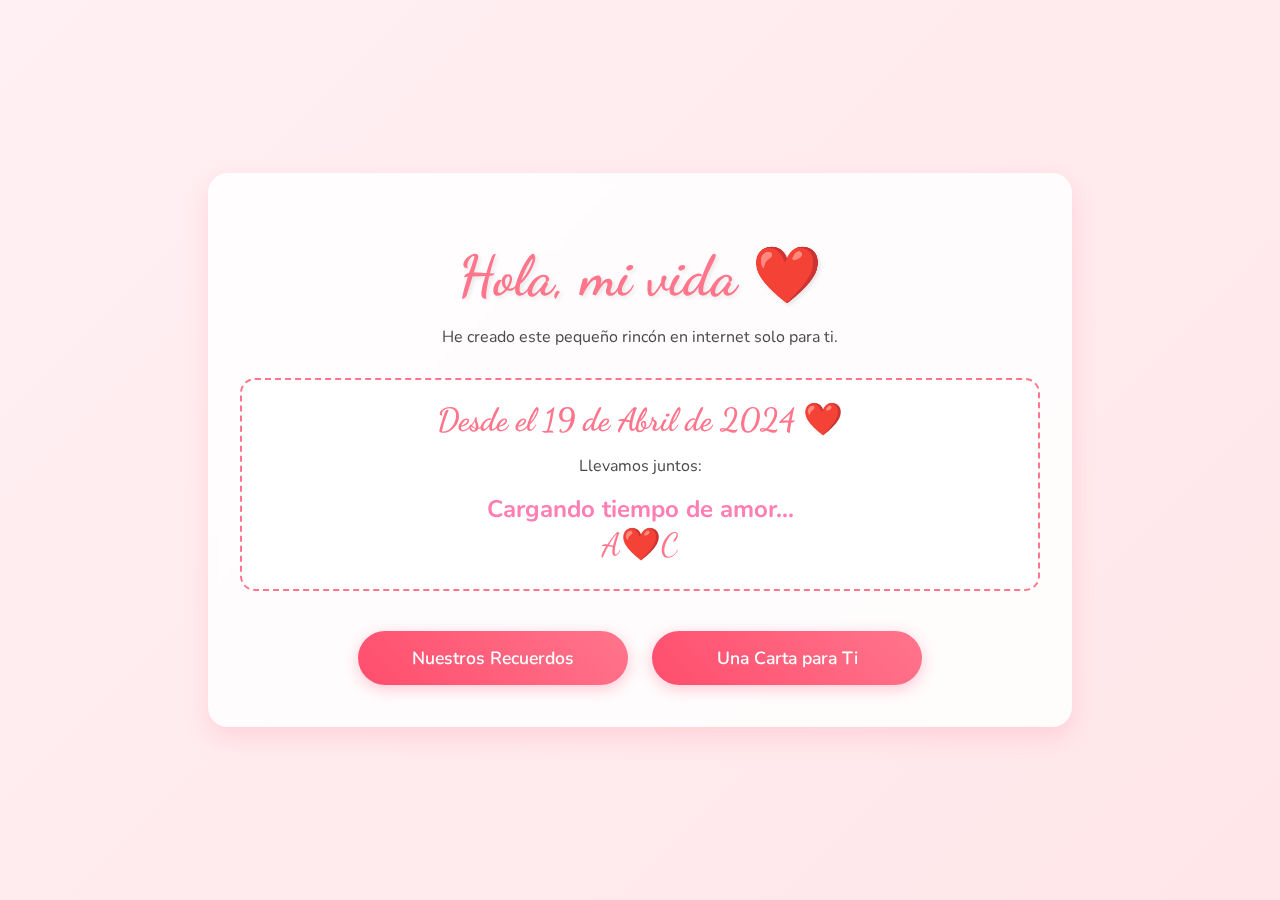
<file: index.html>
<!DOCTYPE html>
<html lang="es">
<head>
    <meta charset="UTF-8">
    <meta name="viewport" content="width=device-width, initial-scale=1.0">
    <title>Para ti, mi amor</title>
    <link rel="stylesheet" href="css/style.css">
    <link href="https://fonts.googleapis.com/css2?family=Dancing+Script:wght@700&family=Nunito:wght@300;600&display=swap" rel="stylesheet">
</head>
<body>
    <div id="hearts-container"></div>

    <div class="container main-container">
        <h1 class="fade-in">Hola, mi vida ❤️</h1>
        <p class="subtitle fade-in">He creado este pequeño rincón en internet solo para ti.</p>

        <div class="timer-box fade-in">
            <h3 class="date-title">Desde el 19 de Abril de 2024 ❤️</h3>

            <p>Llevamos juntos:</p>
            <div id="timer">Cargando tiempo de amor...</div>
            <p class="date-title">A❤️C</p>
        </div>

        <div class="nav-links fade-in">
            <a href="pages/gallery.html" class="btn">Nuestros Recuerdos</a>
            <a href="pages/letter.html" class="btn">Una Carta para Ti</a>
        </div>
    </div>

    <script src="js/script.js"></script>
</body>
</html>
</file>
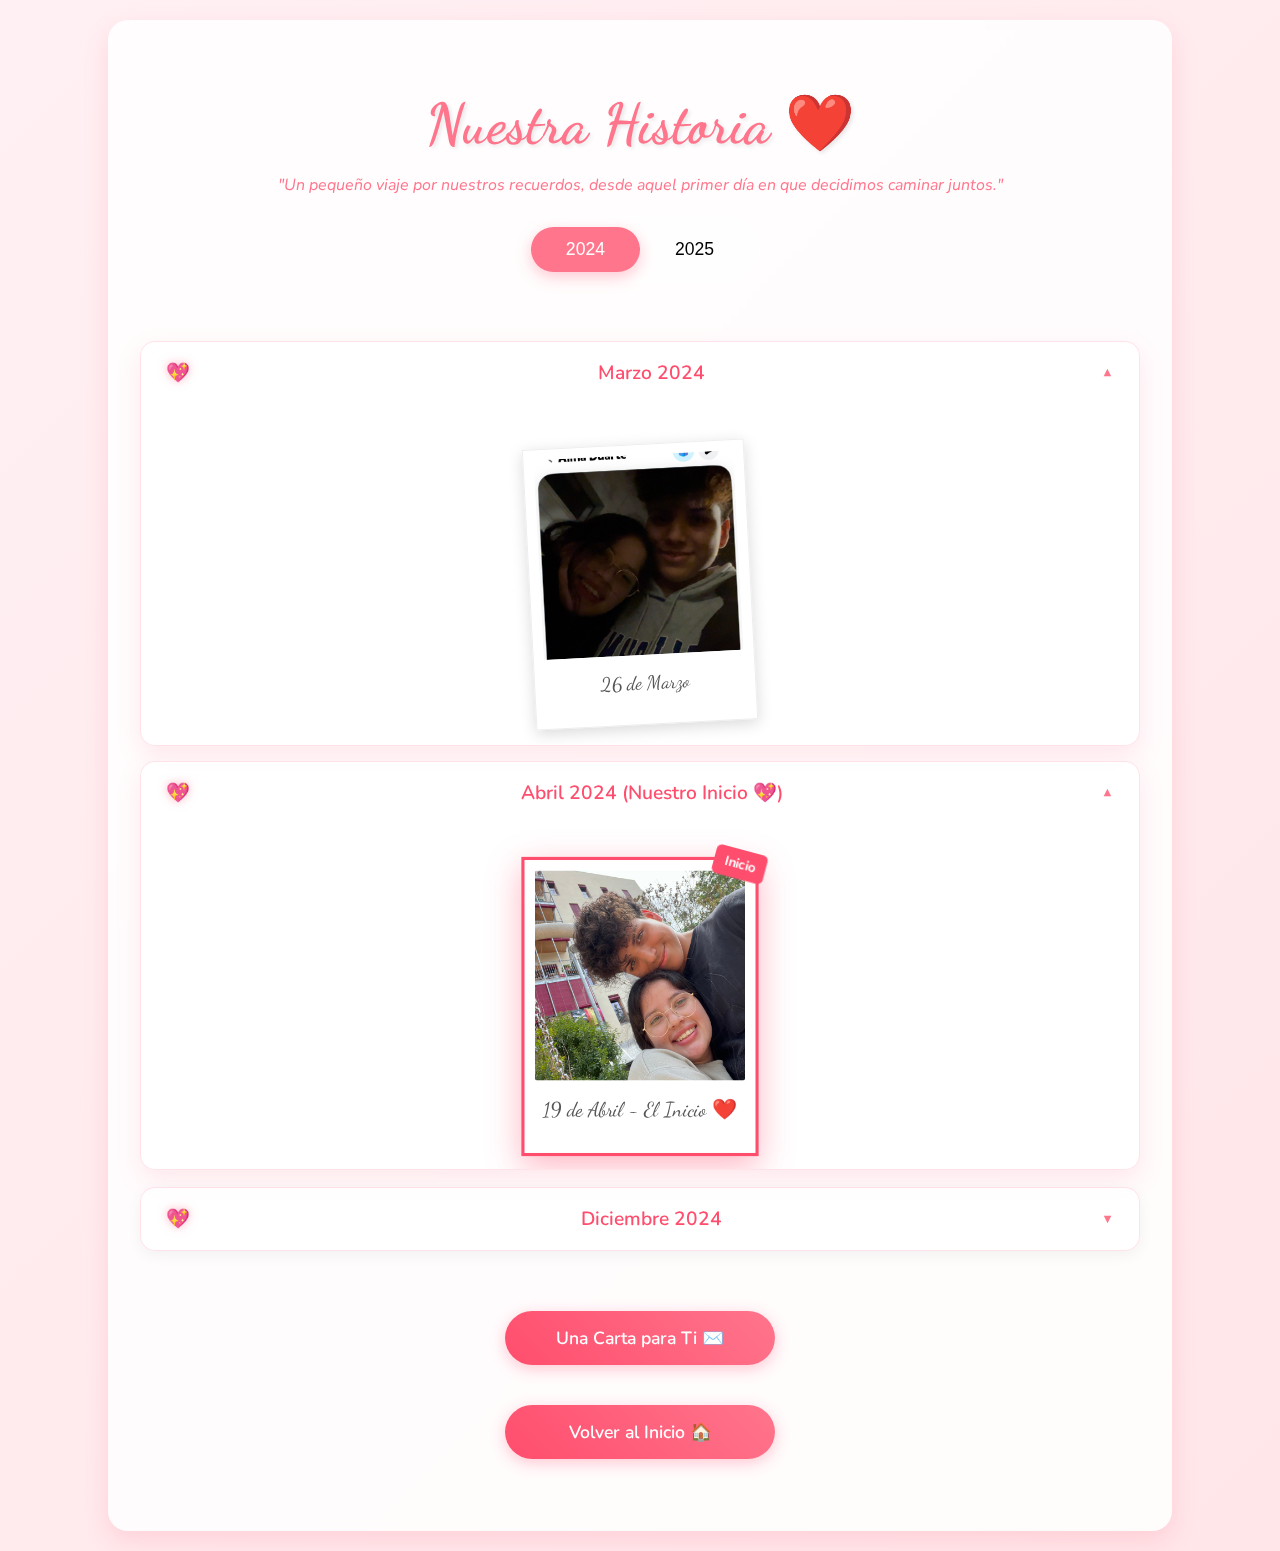
<file: pages/gallery.html>
<!DOCTYPE html>
<html lang="es">
<head>
    <meta charset="UTF-8">
    <meta name="viewport" content="width=device-width, initial-scale=1.0">
    <title>Nuestra Historia - Galería</title>
    <link rel="stylesheet" href="../css/style.css">
    <link href="https://fonts.googleapis.com/css2?family=Dancing+Script:wght@700&family=Nunito:wght@300;600&display=swap" rel="stylesheet">
</head>
<body>
    <div id="hearts-container"></div>

    <div class="container gallery-container">
        <h1 class="fade-in">Nuestra Historia ❤️</h1>
        <p class="fade-in" style="font-style: italic; color: #ff758c; margin-bottom: 20px;">
            "Un pequeño viaje por nuestros recuerdos, desde aquel primer día en que decidimos caminar juntos."
        </p>

        <div style="text-align: center; margin-bottom: 30px;">
            <div class="timeline-nav fade-in">
                <button class="year-btn active" onclick="showYear('2024', event)">2024</button>
                <button class="year-btn" onclick="showYear('2025', event)">2025</button>
            </div>
        </div>

        <div id="year-2024" class="year-section active-year">

            <details open>
                <summary>Marzo 2024</summary>
                <div class="gallery-grid">
                    <div class="polaroid"><img src="../img/26%20de%20marzo%20de%202024.PNG" alt=""><div class="caption">26 de Marzo</div></div>
                </div>
            </details>

            <details open>
                <summary>Abril 2024 (Nuestro Inicio 💖)</summary>
                <div class="gallery-grid">
                    <div class="polaroid special-date">
                        <div class="ribbon">Inicio</div>
                        <img src="../img/19%20de%20abril%20de%202024.jpg" alt="19 de Abril">
                        <div class="caption">19 de Abril - El Inicio ❤️</div>
                    </div>
                </div>
            </details>

            <details>
                <summary>Diciembre 2024</summary>
                <div class="gallery-grid">
                    <div class="polaroid"><img src="../img/21%20de%20diciembre%20de%202024.jpg" alt=""><div class="caption">21 de Diciembre</div></div>
                    <div class="polaroid"><img src="../img/29%20de%20diciembre%20de%202024%20(2).jpg" alt=""><div class="caption">29 de Diciembre</div></div>
                    <div class="polaroid"><img src="../img/29%20de%20diciembre%20de%202024%20(3).jpg" alt=""><div class="caption">29 de Diciembre</div></div>
                    <div class="polaroid"><img src="../img/29%20de%20diciembre%20de%202024.jpg" alt=""><div class="caption">29 de Diciembre</div></div>
                </div>
            </details>
        </div>

        <div id="year-2025" class="year-section">

            <details open>
                <summary>Enero - Marzo 2025</summary>
                <div class="gallery-grid">
                    <div class="polaroid"><img src="../img/31%20de%20enero%20de%202025.jpg" alt=""><div class="caption">31 de Enero</div></div>
                    <div class="polaroid"><img src="../img/18%20de%20marzo%20de%202025.jpg" alt=""><div class="caption">18 de Marzo</div></div>
                </div>
            </details>

            <details open>
                <summary>Abril - Mayo 2025 🌸</summary>
                <div class="gallery-grid">

                    <div class="polaroid">
                        <img src="../img/17%20de%20abril%20de%202025.jpg" alt="17 de Abril">
                        <div class="caption">17 de Abril ✨</div>
                    </div>

                    <div class="polaroid">
                        <img src="../img/18%20de%20abril%20de%202025.jpg" alt="18 de Abril">
                        <div class="caption">18 de Abril 📸</div>
                    </div>

                    <div class="polaroid video-box">
                        <video controls>
                            <source src="../img/18%20de%20abril%20de%202025%20video.mp4" type="video/mp4">
                            Tu navegador no soporta video.
                        </video>
                        <div class="caption">Momentos del 18 🎬</div>
                    </div>

                    <div class="polaroid special-date">
                        <div class="ribbon">1 Año</div>
                        <img src="../img/Aniversario.jpg" alt="Aniversario">
                        <div class="caption">19 de Abril: Nuestro Primer Año ❤️</div>
                    </div>

                    <div class="polaroid"><img src="../img/27%20de%20abril%20de%202025.jpg" alt=""><div class="caption">27 de Abril</div></div>
                    <div class="polaroid"><img src="../img/3%20de%20mayo%20de%202025.JPG" alt=""><div class="caption">3 de Mayo</div></div>
                    <div class="polaroid"><img src="../img/24%20de%20mayo%20de%202025.jpg" alt=""><div class="caption">24 de Mayo</div></div>
                </div>
            </details>

            <details>
                <summary>Junio - Julio 2025</summary>
                <div class="gallery-grid">
                    <div class="polaroid"><img src="../img/20%20de%20junio%20de%202025.jpeg" alt=""><div class="caption">20 de Junio</div></div>
                    <div class="polaroid"><img src="../img/29%20de%20junio%20de%202025.jpg" alt=""><div class="caption">29 de Junio</div></div>
                    <div class="polaroid"><img src="../img/26%20de%20julio%20de%202025.jpg" alt=""><div class="caption">26 de Julio</div></div>
                    <div class="polaroid"><img src="../img/27%20de%20julio%20de%202025.jpg" alt=""><div class="caption">27 de Julio</div></div>
                </div>
            </details>

            <details>
                <summary>Agosto 2025</summary>
                <div class="gallery-grid">
                    <div class="polaroid"><img src="../img/12%20de%20agosto%20de%202025.jpg" alt=""><div class="caption">12 de Agosto</div></div>
                    <div class="polaroid"><img src="../img/26%20de%20agosto%20de%202025.jpg" alt=""><div class="caption">26 de Agosto</div></div>
                </div>
            </details>

            <details>
                <summary>Octubre - Diciembre 2025</summary>
                <div class="gallery-grid">
                    <div class="polaroid"><img src="../img/19%20de%20octubre%20de%202025.jpg" alt=""><div class="caption">19 de Octubre</div></div>
                    <div class="polaroid"><img src="../img/15%20de%20noviembre%20de%202025.jpg" alt=""><div class="caption">15 de Noviembre</div></div>
                    <div class="polaroid special-end">
                        <img src="../img/6%20de%20diciembre%20de%202025.jpg" alt="">
                        <div class="caption">6 de Diciembre 🎄</div>
                    </div>
                </div>
            </details>
        </div>

        <div class="gallery-footer-btns" style="margin-top: 50px; margin-bottom: 30px; display: flex; flex-direction: column; align-items: center; gap: 20px;">

            <a href="letter.html" class="btn">Una Carta para Ti ✉️</a>

            <a href="../index.html" class="btn">Volver al Inicio 🏠</a>

        </div>
    </div>

    <script src="../js/script.js"></script>
</body>
</html>
</file>
<file: css/style.css>
/* style.css */
:root {
    --primary-color: #ff758c;
    --secondary-color: #ff7eb3;
    --bg-color: #fff0f3;
    --text-color: #4a4a4a;
    --white: #ffffff;
}

body {
    margin: 0;
    padding: 0;
    font-family: 'Nunito', sans-serif;
    background: linear-gradient(135deg, var(--bg-color), #ffe6e9);
    color: var(--text-color);
    min-height: 100vh;
    overflow-x: hidden;
    display: flex;
    flex-direction: column;
    align-items: center;
    justify-content: center;
}

h1, h2 {
    font-family: 'Dancing Script', cursive;
    color: var(--primary-color);
    font-size: 3.5rem;
    margin-bottom: 10px;
    text-shadow: 2px 2px 4px rgba(0,0,0,0.1);
}

.container {
    text-align: center;
    background: rgba(255, 255, 255, 0.85);
    padding: 2rem;
    border-radius: 20px;
    box-shadow: 0 10px 25px rgba(255, 117, 140, 0.2);
    max-width: 800px;
    width: 90%;
    z-index: 10;
    position: relative;
    backdrop-filter: blur(5px);
}

/* Botones bonitos */
.btn {
    display: inline-block;
    margin: 10px;
    padding: 12px 30px;
    background: linear-gradient(45deg, var(--primary-color), var(--secondary-color));
    color: var(--white);
    text-decoration: none;
    border-radius: 50px;
    font-weight: bold;
    transition: transform 0.3s ease, box-shadow 0.3s ease;
}

.btn:hover {
    transform: translateY(-3px) scale(1.05);
    box-shadow: 0 10px 20px rgba(255, 117, 140, 0.4);
}

/* Estilos del Temporizador */
.timer-box {
    margin: 30px 0;
    padding: 20px;
    background: var(--white);
    border-radius: 15px;
    border: 2px dashed var(--primary-color);
}

#timer {
    font-size: 1.5rem;
    font-weight: 700;
    color: var(--secondary-color);
}

/* Galería de Fotos estilo Polaroid */
.gallery-grid {
    display: flex;
    flex-wrap: wrap;
    justify-content: center;
    gap: 20px;
    margin-top: 20px;
}

.polaroid {
    background: white;
    padding: 10px 10px 40px 10px;
    box-shadow: 5px 5px 15px rgba(0,0,0,0.1);
    transform: rotate(-3deg);
    transition: transform 0.3s;
    width: 200px;
}

.polaroid:hover {
    transform: rotate(0deg) scale(1.1);
    z-index: 20;
}

.polaroid img {
    width: 100%;
    height: auto;
    border-radius: 2px;
}

.caption {
    margin-top: 10px;
    font-family: 'Dancing Script', cursive;
    font-size: 1.2rem;
    color: #555;
}

/* Carta */
.letter-content {
    text-align: left;
    line-height: 1.8;
    font-size: 1.1rem;
    max-height: 400px;
    overflow-y: auto;
    padding-right: 10px;
}

/* Animaciones */
.fade-in {
    animation: fadeIn 2s ease-in-out;
}

@keyframes fadeIn {
    from { opacity: 0; transform: translateY(20px); }
    to { opacity: 1; transform: translateY(0); }
}

/* Lluvia de Corazones */
.heart {
    position: fixed;
    top: -10vh;
    font-size: 1.5rem;
    color: var(--primary-color);
    animation: fall linear forwards;
    z-index: 1;
}

@keyframes fall {
    to { transform: translateY(110vh); }
}

.date-title {
    font-family: 'Dancing Script', cursive; /* La misma fuente bonita del título */
    color: var(--primary-color);
    font-size: 2rem;
    margin-bottom: 5px;
    margin-top: 0;
}

/* Ajuste para que la galería sea más ancha que la página principal */
.gallery-container {
    max-width: 1000px; /* Más ancho para las fotos */
    margin: 20px auto;
}

.gallery-grid {
    display: grid;
    /* Esto crea columnas automáticas que se ajustan al tamaño de la pantalla */
    grid-template-columns: repeat(auto-fit, minmax(200px, 1fr));
    gap: 25px;
    padding: 20px;
    justify-items: center;
}

.polaroid {
    background: white;
    padding: 10px 10px 30px 10px; /* Espacio para el texto abajo */
    box-shadow: 0 4px 15px rgba(0,0,0,0.15);
    transition: transform 0.3s ease;
    width: 200px;
    border: 1px solid #eee;
}

.polaroid img {
    width: 100%;
    height: 200px; /* Altura fija para que todas se vean iguales */
    object-fit: cover; /* Ajusta la foto sin deformarla */
    border-radius: 2px;
}

/* Estilo especial para la foto del 19 de Abril */
.special-date {
    border: 3px solid #ff4d6d !important;
    transform: rotate(0deg) scale(1.05) !important;
    z-index: 5;
    box-shadow: 0 10px 30px rgba(255, 77, 109, 0.4) !important;
}

.special-date .ribbon {
    position: absolute;
    top: -10px;
    right: -10px;
    background: #ff4d6d;
    color: white;
    padding: 5px 10px;
    font-size: 0.8rem;
    font-weight: bold;
    border-radius: 5px;
    transform: rotate(15deg);
}

/* Estilo para el video */
.video-box video {
    width: 100%;
    height: 200px;
    object-fit: cover;
    border-radius: 5px;
}

/* Efecto Hover en fotos */
.polaroid:hover {
    transform: scale(1.1) rotate(0deg) !important;
    transition: 0.4s cubic-bezier(0.175, 0.885, 0.32, 1.275);
}

/* Transición suave entre años */
.active-year {
    display: block;
    animation: fadeIn 0.8s ease;
}

@keyframes fadeIn {
    from { opacity: 0; transform: translateY(10px); }
    to { opacity: 1; transform: translateY(0); }
}

/* --- ADAPTACIÓN PARA MÓVILES --- */
@media (max-width: 600px) {
    h1 {
        font-size: 2.2rem; /* Título un poco más pequeño para que no se corte */
    }

    .container {
        width: 95%;
        padding: 1.2rem;
    }

    /* En móviles, las fotos ocuparán más espacio para que se vean bien */
    .gallery-grid {
        grid-template-columns: repeat(auto-fit, minmax(140px, 1fr));
        gap: 15px;
        padding: 5px;
    }

    .polaroid {
        width: 140px; /* Tamaño ideal para que quepan dos por fila en muchos móviles */
        padding: 8px 8px 25px 8px;
    }

    .polaroid img, .video-box video {
        height: 140px; /* Fotos cuadradas en el celular */
    }

    .date-title {
        font-size: 1.5rem;
    }

    #timer {
        font-size: 1.1rem;
    }

    .btn {
        width: 80%; /* Botones más fáciles de tocar con el dedo */
        margin: 5px auto;
    }
}

/* --- NUEVO ESTILO PARA LOS MESES (ACORDEONES) --- */
details {
    background: rgba(255, 255, 255, 0.6);
    margin-bottom: 15px;
    border-radius: 15px;
    border: 1px solid rgba(255, 117, 140, 0.2);
    box-shadow: 0 4px 15px rgba(0, 0, 0, 0.05);
    transition: all 0.4s cubic-bezier(0.4, 0, 0.2, 1);
    overflow: hidden;
    backdrop-filter: blur(10px);
}

details[open] {
    background: rgba(255, 255, 255, 0.9);
    box-shadow: 0 10px 25px rgba(255, 117, 140, 0.15);
    transform: translateY(-2px);
}

summary {
    padding: 18px 25px;
    font-size: 1.2rem;
    font-weight: 600;
    color: #ff4d6d;
    cursor: pointer;
    list-style: none;
    display: flex;
    justify-content: space-between;
    align-items: center;
    transition: background 0.3s;
}

/* Flecha personalizada */
summary::after {
    content: '▼';
    font-size: 0.8rem;
    transition: transform 0.3s;
    color: var(--primary-color);
}

details[open] summary::after {
    transform: rotate(180deg);
}

summary:hover {
    background: rgba(255, 117, 140, 0.1);
}

/* El texto dentro de los meses */
summary::before {
    content: "💖";
    margin-right: 12px;
    filter: drop-shadow(0 0 5px rgba(255,117,140,0.5));
}

/* Animación de las fotos al abrir el mes */
details[open] .gallery-grid {
    animation: slideDown 0.5s ease-out;
}

@keyframes slideDown {
    from { opacity: 0; transform: translateY(-10px); }
    to { opacity: 1; transform: translateY(0); }
}

/* Estilo para los años (botones superiores) */
.timeline-nav {
    background: rgba(255, 255, 255, 0.5);
    padding: 10px;
    border-radius: 50px;
    display: inline-flex;
    margin-bottom: 30px;
    border: 1px solid white;
}

.year-btn {
    border: none;
    background: transparent;
    padding: 12px 35px;
    font-size: 1.1rem;
    border-radius: 40px;
    transition: all 0.3s;
}

.year-btn.active {
    background: var(--primary-color);
    color: white;
    box-shadow: 0 5px 15px rgba(255, 117, 140, 0.4);
}

.year-section {
    display: none; /* Esto hace que el año 2025 esté oculto al principio */
}

.year-section.active-year {
    display: block; /* Esto muestra el año cuando haces clic */
}

.btn {
    background: linear-gradient(45deg, #ff4d6d, #ff758c);
    color: white !important; /* El !important evita que se ponga azul */
    padding: 15px 35px;
    font-size: 1.1rem;
    font-weight: 600;
    text-decoration: none !important; /* Quita el subrayado azul */
    border-radius: 50px;
    display: inline-block;
    transition: all 0.3s ease;
    border: none;
    box-shadow: 0 4px 15px rgba(255, 77, 109, 0.3);
    cursor: pointer;
    text-align: center;
    min-width: 200px;
}

/* Interacción al pasar el ratón o tocar */
.btn:hover {
    transform: scale(1.05) translateY(-3px);
    box-shadow: 0 8px 25px rgba(255, 77, 109, 0.5);
    background: linear-gradient(45deg, #ff758c, #ff4d6d);
    color: white !important;
}

/* Interacción al hacer clic */
.btn:active {
    transform: scale(0.98);
}

@media (max-width: 600px) {
    .btn {
        width: 80%; /* Para que en el móvil sean grandes y fáciles de pulsar */
    }
}

/* Estilo de la foto final */
.final-photo {
    max-width: 90%;
    border-radius: 15px;
    box-shadow: 0 10px 30px rgba(255, 117, 140, 0.4);
    border: 6px solid white; /* Efecto marco de foto */
    transform: rotate(-2deg); /* Ligera inclinación romántica */
}

/* Animación de aparición suave */
.fade-in-photo {
    animation: fadeInSoft 2s forwards;
}

@keyframes fadeInSoft {
    from {
        opacity: 0;
        transform: translateY(20px) rotate(-2deg);
    }
    to {
        opacity: 1;
        transform: translateY(0) rotate(-2deg);
    }
}
</file>
